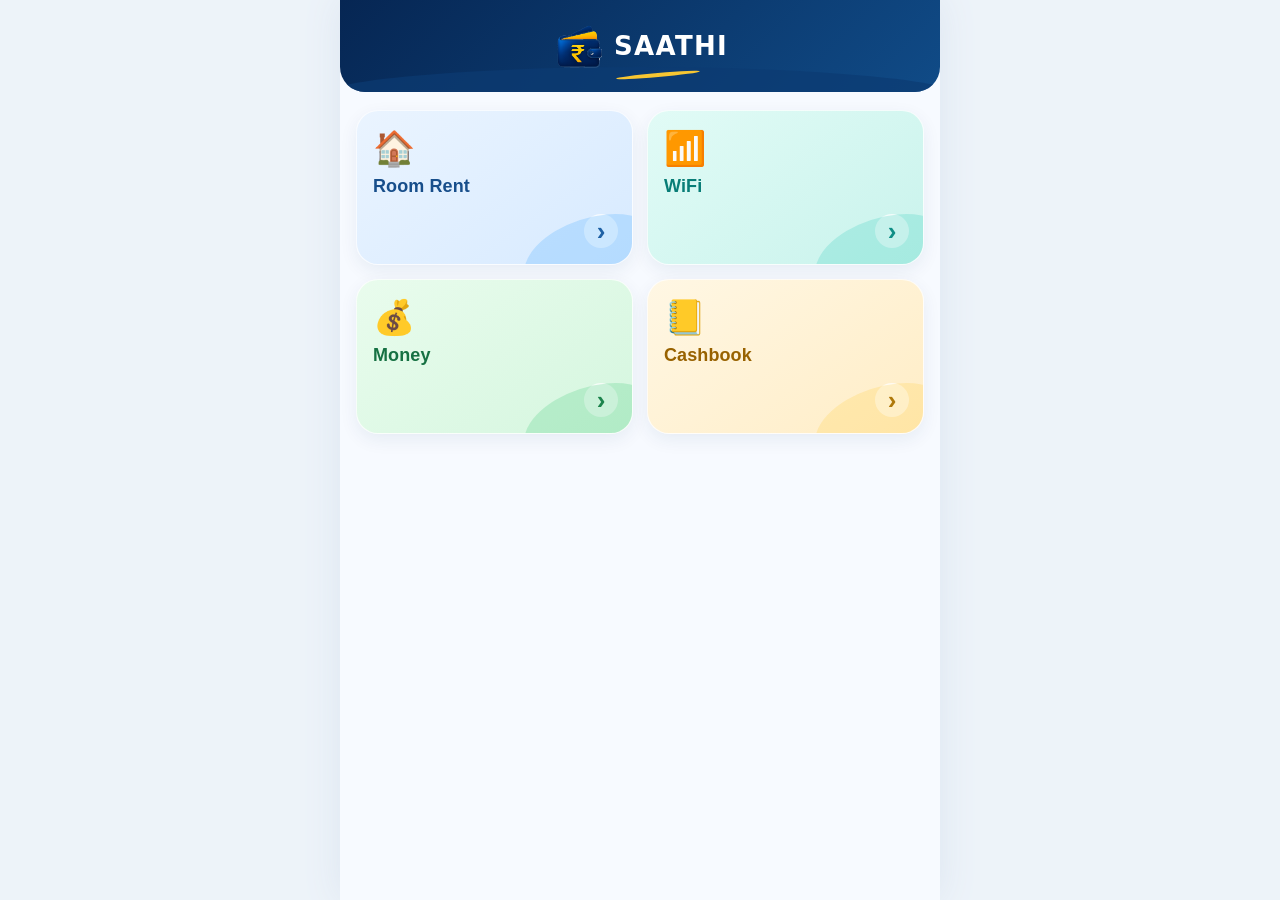
<file: app/src/main/assets/index.html>
<!doctype html><html lang="en"><head><meta charset="utf-8"><meta name="viewport" content="width=device-width,initial-scale=1,viewport-fit=cover"><meta name="theme-color" content="#082b59"><title>SAATHI</title><link rel="manifest" href="manifest.json"><link rel="stylesheet" href="style.css"></head><body><div class="app"><header id="dashboardHeader"><div class="brand"><img src="saathi-wallet-transparent.png" alt=""><b>SAATHI</b></div></header><main id="main"><div id="home"><div class="grid"><button class="module blue" onclick="openMod('rent')"><span>🏠</span><b>Room Rent</b><i>›</i></button><button class="module teal" onclick="openMod('wifi')"><span>📶</span><b>WiFi</b><i>›</i></button><button class="module green" onclick="openMod('money')"><span>💰</span><b>Money</b><i>›</i></button><button class="module gold" onclick="openMod('cash')"><span>📒</span><b>Cashbook</b><i>›</i></button></div></div><div id="module" class="hidden"><div class="bar"><button onclick="home()" aria-label="Back to Dashboard">←</button><span id="moduleIcon" aria-hidden="true"></span><strong id="moduleTitle"></strong></div><iframe id="frame" title="Module"></iframe></div></main></div><script src="app.js"></script></body></html>
</file>
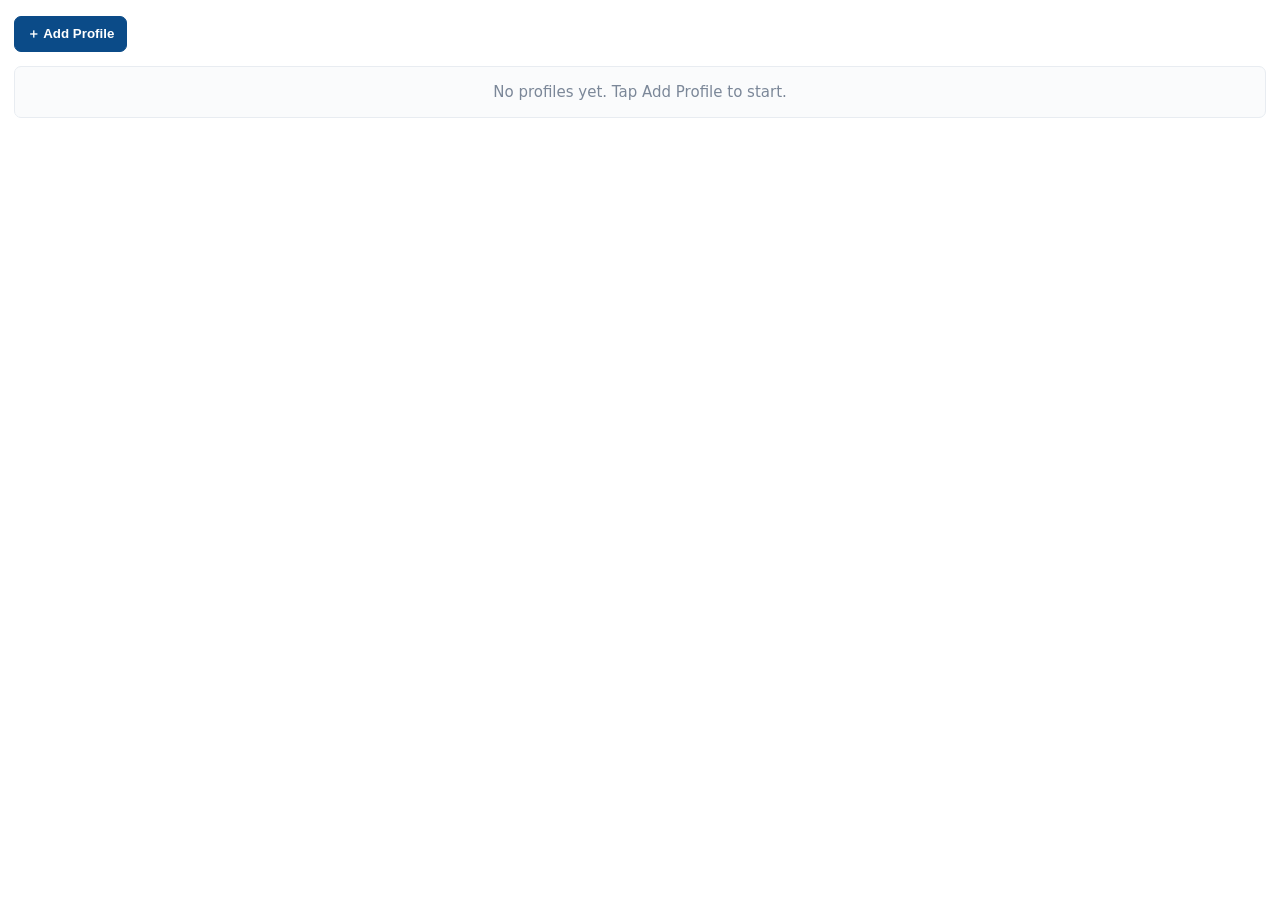
<file: app/src/main/assets/cashbook/index.html>
<!doctype html>
<html lang="en">
<head>
<meta charset="utf-8"><meta name="viewport" content="width=device-width,initial-scale=1">
<title>SAATHI — Cashbook</title>
<link rel="manifest" href="manifest.json"><meta name="theme-color" content="#082d5b">
<link rel="stylesheet" href="styles.css">
<style>.moduleHeader{display:none!important}</style></head>
<body>
<div class="app">
<header class="moduleHeader"><button class="icon" id="menuBtn" aria-label="Menu">☰</button><div class="brand"><b>Cashbook</b></div><button class="icon" aria-label="Notifications">♧</button></header>
<main>
<section id="profilesView">
<div class="heading"><button class="primary" id="addProfileBtn">＋ Add Profile</button></div>
<div id="profiles" class="profile-list"></div>
</section>
<section id="profileView" class="hidden">
<div class="heading"><button class="back" id="backBtn">←</button><h1 id="profileTitle">Profile</h1><button class="small" id="editProfileBtn">Edit</button></div>
<div class="summary-grid">
<div class="summary cashin"><span>CASH IN</span><strong id="cashInTotal">₹0</strong></div>
<div class="summary cashout"><span>CASH OUT</span><strong id="cashOutTotal">₹0</strong></div>
</div>
<div class="balance">TOTAL BALANCE: <b id="balanceTotal">₹0</b></div>
<div class="actions"><button class="cashin-btn" id="cashInBtn">＋ CASH IN</button><button class="cashout-btn" id="cashOutBtn">－ CASH OUT</button></div>
<section class="history-section"><h2>History</h2><div id="historyList"></div></section>
</section>

</main>
</div>
<div class="modal hidden" id="modal">
<div class="dialog"><div class="heading"><h2 id="modalTitle">Add Profile</h2><button class="icon close" id="closeModal">×</button></div><form id="entryForm">
<div id="profileFields"><label>Name</label><input id="profileName" required placeholder="Enter profile name"></div>
<div id="transactionFields" class="hidden">
<label>Title</label><input id="entryTitle" placeholder="Enter title" required>
<label>Amount (₹)</label><input id="entryAmount" type="number" min="0.01" step="0.01" required placeholder="Enter amount">
<label>Payment Mode</label><div class="mode"><label><input type="radio" name="mode" value="Cash" checked> Cash</label><label><input type="radio" name="mode" value="UPI"> UPI</label></div>
<div class="date-time"><div><label>Date</label><input id="entryDate" type="date" required></div><div><label>Time</label><input id="entryTime" type="time" required></div></div>
</div>
<div class="dialog-actions"><button type="button" class="secondary" id="cancelBtn">Cancel</button><button class="primary" id="saveBtn" type="button" onclick="handleSave()">Save</button></div>
</form></div>
</div>
<script src="app.js"></script>
</body></html>
</file>
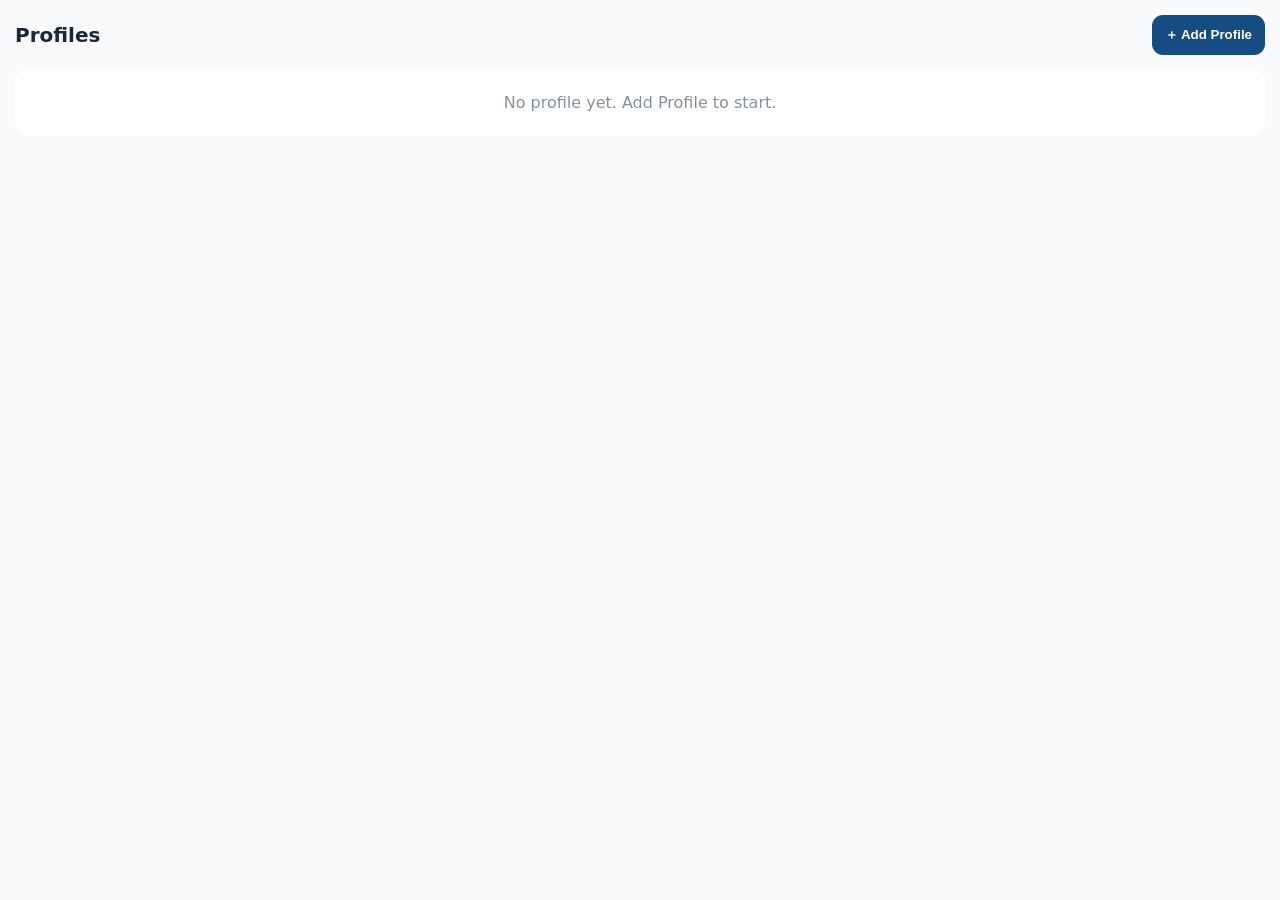
<file: app/src/main/assets/money/index.html>
<!doctype html><html lang="en"><head><meta charset="utf-8"><meta name="viewport" content="width=device-width,initial-scale=1"><title>SAATHI Money</title><link rel="stylesheet" href="style.css"><style>.moduleHeader{display:none!important}</style></head><body><div class="app"><header class="moduleHeader"><button onclick="showProfiles()" aria-label="Back">←</button><b>Money</b></header><main id="root"></main></div><script src="app.js"></script></body></html>
</file>
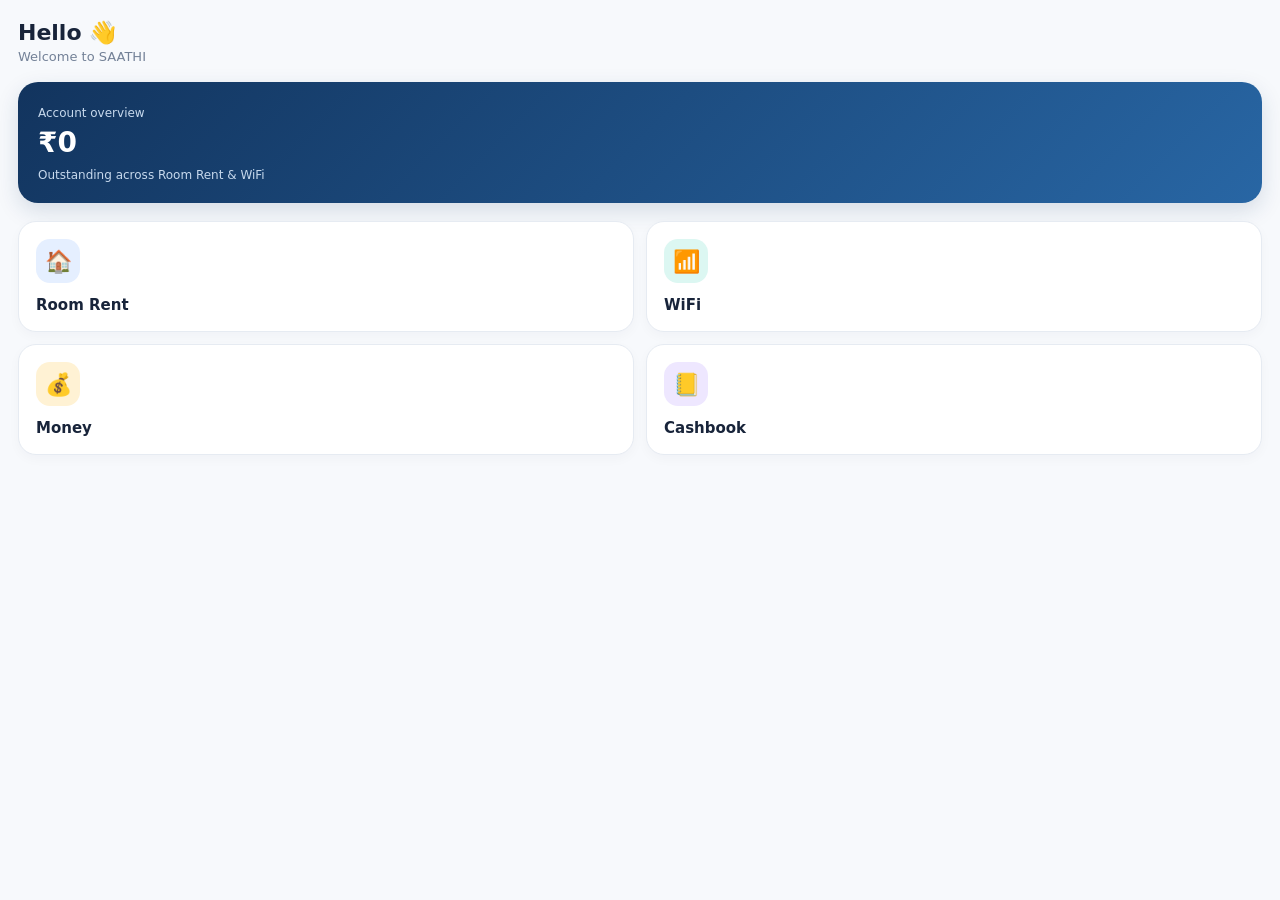
<file: app/src/main/assets/room_wifi/index.html>
<!doctype html><html lang="en"><head><meta charset="utf-8"><meta name="viewport" content="width=device-width,initial-scale=1"><title>SAATHI</title><link rel="stylesheet" href="style.css"><style>.top,.bottom{display:none!important}</style></head><body><div class="app"><header class="top"><div class="brand"><div class="logo">MH</div><div><b>MY HISAB</b><small>Personal Accounts</small></div></div><button class="avatar">V</button></header><main id="view"></main><nav class="bottom"><button data-nav="home" class="active">⌂<small>Home</small></button><button data-nav="rooms">⌂<small>Room Rent</small></button><button data-nav="wifi">◉<small>WiFi</small></button><button data-nav="more">⋯<small>More</small></button></nav></div><script src="app.js"></script></body></html>
</file>
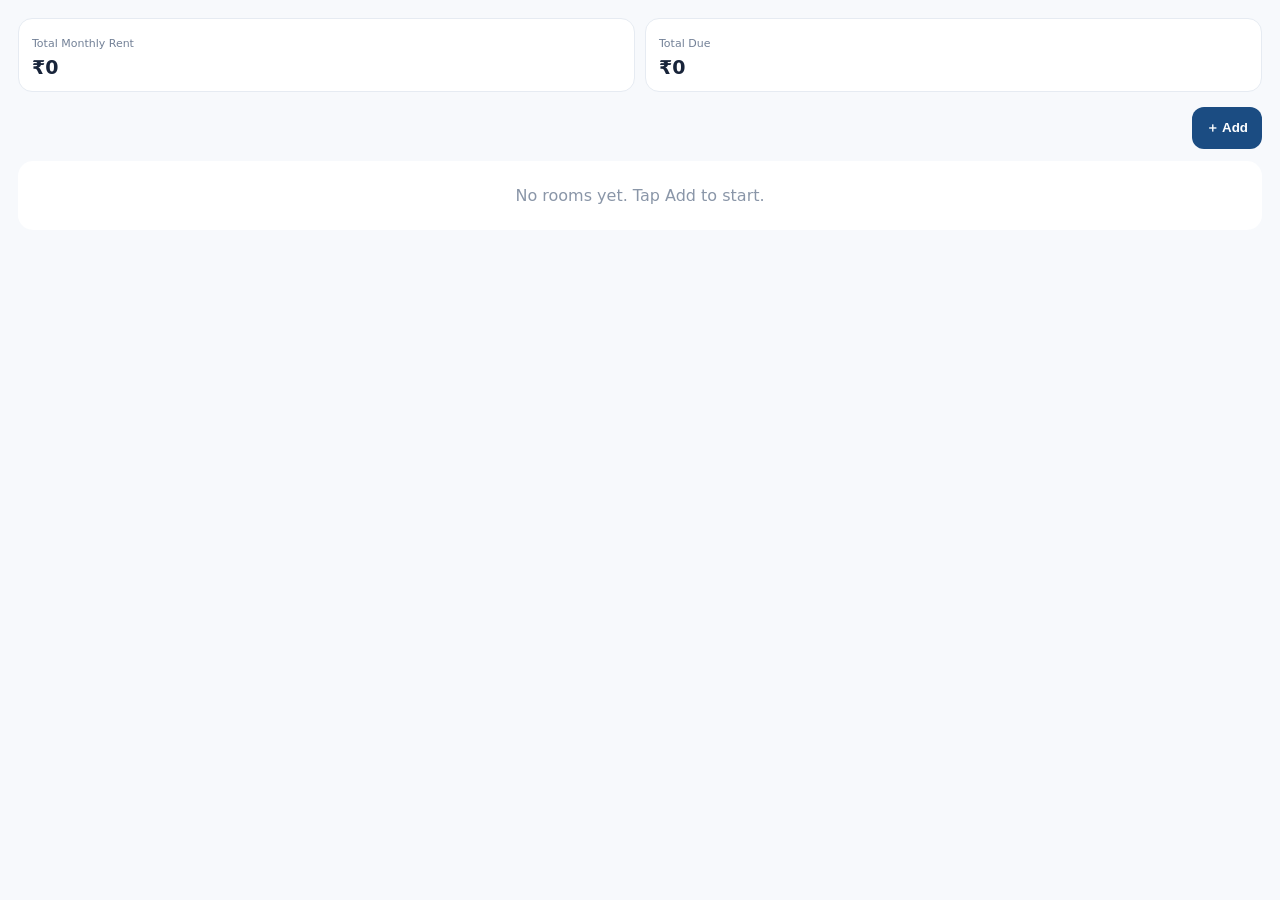
<file: app/src/main/assets/room_wifi/room.html>
<!doctype html><html lang="en"><head><meta charset="utf-8"><meta name="viewport" content="width=device-width,initial-scale=1"><title>SAATHI - Room Rent</title><link rel="stylesheet" href="style.css"><style>.top,.bottom{display:none!important}</style></head><body><div class="app"><header class="top"><div class="brand"><div class="logo">MH</div><div><b>MY HISAB</b><small>Personal Accounts</small></div></div><button class="avatar">V</button></header><main id="view"></main><nav class="bottom"><button data-nav="home" class="active">⌂<small>Home</small></button><button data-nav="rooms">⌂<small>Room Rent</small></button><button data-nav="wifi">◉<small>WiFi</small></button><button data-nav="more">⋯<small>More</small></button></nav></div><script src="app.js"></script></body></html>
</file>
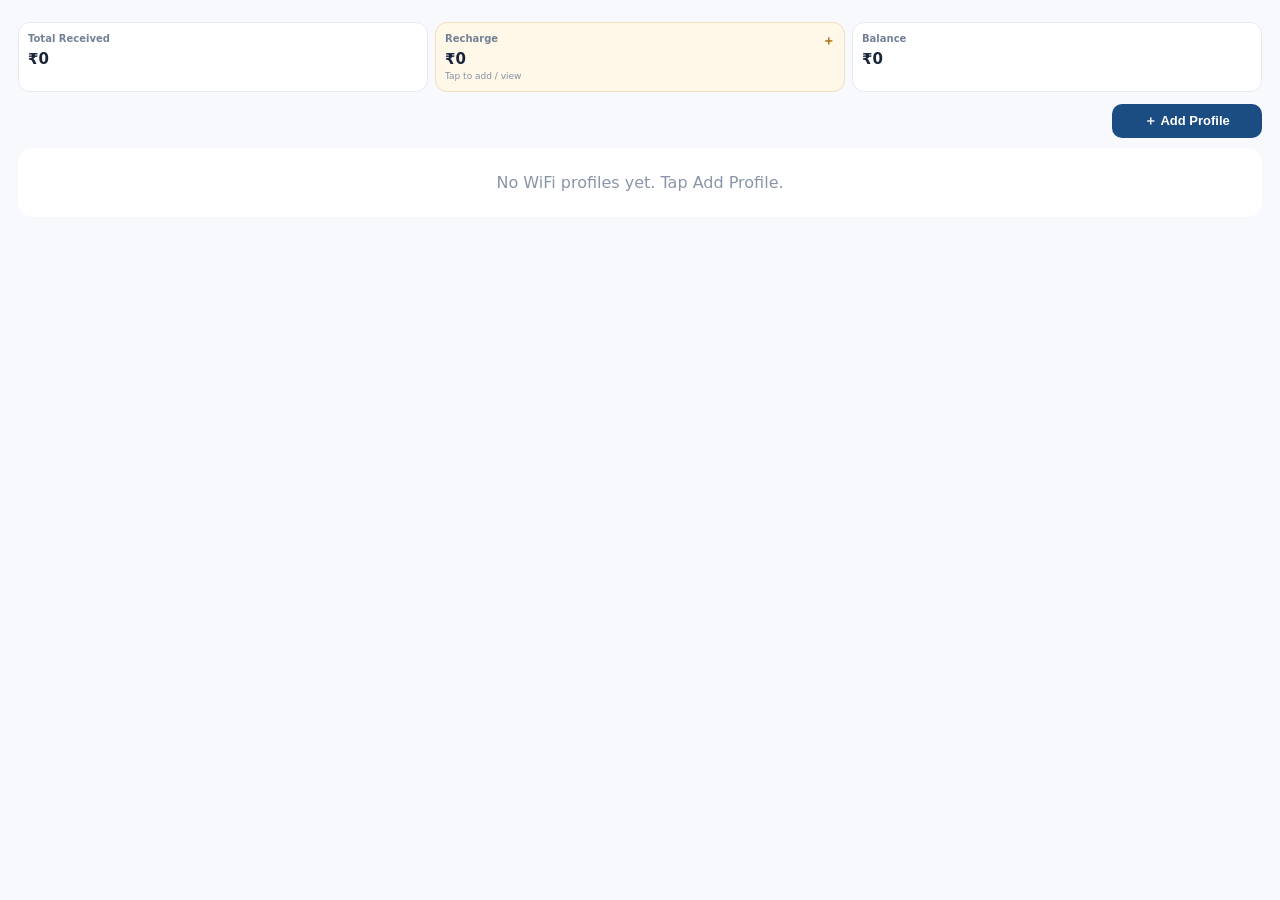
<file: app/src/main/assets/room_wifi/wifi.html>
<!doctype html><html lang="en"><head><meta charset="utf-8"><meta name="viewport" content="width=device-width,initial-scale=1"><title>SAATHI - WiFi</title><link rel="stylesheet" href="style.css"><style>.top,.bottom{display:none!important}</style></head><body><div class="app"><header class="top"><div class="brand"><div class="logo">MH</div><div><b>MY HISAB</b><small>Personal Accounts</small></div></div><button class="avatar">V</button></header><main id="view"></main><nav class="bottom"><button data-nav="home" class="active">⌂<small>Home</small></button><button data-nav="rooms">⌂<small>Room Rent</small></button><button data-nav="wifi">◉<small>WiFi</small></button><button data-nav="more">⋯<small>More</small></button></nav></div><script src="app.js"></script></body></html>
</file>
<file: app/src/main/assets/style.css>
*{box-sizing:border-box}body{margin:0;background:#edf3f9;color:#10264a;font-family:Inter,system-ui,-apple-system,Segoe UI,sans-serif}.app{max-width:600px;margin:auto;min-height:100vh;background:#f7faff;box-shadow:0 0 36px #dce5f0}header{display:flex;align-items:center;justify-content:center;padding:15px 18px;color:#fff;background:linear-gradient(135deg,#062653,#104b87);border-radius:0 0 25px 25px;min-height:92px;position:relative;overflow:hidden}header:before{content:"";position:absolute;inset:auto -30px -40px -30px;height:65px;border-radius:50%;background:#0c3b72;opacity:.7}.brand{display:flex;align-items:center;justify-content:center;gap:10px;position:relative;z-index:1}.brand img{height:48px;width:52px;object-fit:contain}.brand b{font-size:26px;letter-spacing:1.3px;font-weight:850}.brand:after{content:"";position:absolute;width:84px;height:4px;background:#f7c632;border-radius:100%;left:64px;bottom:-7px;transform:rotate(-5deg)}main{padding:18px 16px 24px}#module{margin:0 -16px}#module .bar{display:flex;align-items:center;gap:11px;padding:10px 14px;margin:0 0 8px;background:linear-gradient(135deg,#082b59,#104b87);color:#fff;border-radius:0 0 14px 14px;min-height:58px}#module .bar button{background:#ffffff20;color:#fff;border-radius:10px;border:0;width:40px;height:38px;font-size:22px;padding:0}#module .bar span{font-size:23px;line-height:1}#module .bar strong{font-size:19px;font-weight:800}.grid{display:grid;grid-template-columns:1fr 1fr;gap:14px}.module{position:relative;border:1px solid #ffffffc9;border-radius:22px;padding:18px 16px;text-align:left;min-height:155px;box-shadow:0 6px 18px #12345e12;display:flex;flex-direction:column;gap:8px;cursor:pointer;overflow:hidden;transition:transform .12s,box-shadow .12s}.module:active{transform:scale(.985)}.module:after{content:"";position:absolute;right:-30px;bottom:-32px;width:140px;height:78px;border-radius:100%;opacity:.22;transform:rotate(-18deg)}.module span{font-size:34px;line-height:1.15}.module b{font-size:18px;font-weight:800;letter-spacing:.1px}.module i{position:absolute;right:14px;bottom:16px;width:34px;height:34px;border-radius:50%;display:grid;place-items:center;background:#ffffffbd;font-style:normal;font-size:26px;font-weight:700}.blue{background:linear-gradient(145deg,#eaf4ff,#d7eaff);color:#174e8b}.blue:after{background:#37a5ff}.teal{background:linear-gradient(145deg,#e1fbf6,#c9f3ec);color:#087d77}.teal:after{background:#24c9b6}.green{background:linear-gradient(145deg,#e9fced,#d5f6df);color:#167143}.green:after{background:#35c46c}.gold{background:linear-gradient(145deg,#fff7e4,#ffedc6);color:#986200}.gold:after{background:#ffc632}.hidden{display:none!important}.bar{display:flex;align-items:center;gap:10px;margin-bottom:12px}.bar button{border:0;border-radius:11px;background:#e7eef7;padding:8px 12px;font-size:20px;font-weight:700;color:#17436e;width:40px;height:38px}.bar strong{font-size:18px;font-weight:800}iframe{display:block;width:100%;height:calc(100vh - 65px);min-height:580px;border:0;background:transparent}@media(max-width:360px){main{padding:14px 12px}.grid{gap:10px}.module{padding:15px 13px;min-height:140px;border-radius:18px}.module b{font-size:16px}.brand b{font-size:23px}.brand img{width:44px;height:42px}}

/* Professional typography hierarchy */
.brand b{font-weight:850}.module b{font-weight:700}.module i{font-weight:600}#module .bar strong{font-weight:750}.bar strong{font-weight:700}
</file>
<file: app/src/main/assets/cashbook/styles.css>
*{box-sizing:border-box}body{margin:0;background:#f3f5f8;color:#172033;font:15px system-ui,-apple-system,Segoe UI,Roboto,sans-serif}.app{max-width:none;width:100%;margin:auto;min-height:100vh;background:#fff}header{height:64px;background:#0b315c;color:white;display:flex;align-items:center;justify-content:space-between;padding:0 14px}.icon{border:0;background:transparent;color:inherit;font-size:23px;cursor:pointer}.brand{font-size:19px;text-align:center;letter-spacing:0}.brand small{display:block;font-size:12px;font-weight:600}main{padding:16px 14px 26px}.heading{display:flex;align-items:center;gap:9px;justify-content:space-between;margin-bottom:14px}.heading h1{font-size:20px;margin:0;flex:1}.primary,.small,.back{border:1px solid #d9e1eb;border-radius:7px;padding:8px 12px;font-weight:700;cursor:pointer}.primary{background:#0b4b88;color:white;border-color:#0b4b88}.small{background:#f1f4f8;color:#173c66}.back{background:#f1f4f8;color:#173c66;font-size:20px;padding:5px 11px}.profile-list{display:grid;gap:7px}.profile-item{padding:12px;border:1px solid #e0e5eb;border-radius:8px;background:#fff;display:flex;align-items:center;justify-content:space-between;font-weight:700;cursor:pointer;box-shadow:none}.profile-item:active{background:#f5f7fa}.summary-grid{display:grid;grid-template-columns:1fr 1fr;gap:8px}.summary{border-radius:7px;padding:10px 11px;border:1px solid #e0e5eb;background:#fafbfc;font-weight:700}.summary span{display:block;font-size:12px;color:#657084}.summary strong{font-size:20px;display:block;margin-top:4px;color:#172033}.cashin,.cashout{color:#172033;background:#fafbfc;border-color:#e0e5eb}.balance{background:#fff;color:#172033;border:1px solid #dce2e9;border-radius:7px;margin:10px 0;padding:11px;text-align:center;font-weight:750;font-size:16px}.actions{display:grid;grid-template-columns:1fr 1fr;gap:8px}.actions button{border:1px solid;border-radius:7px;padding:11px 8px;font-size:14px;font-weight:750;cursor:pointer}.cashin-btn{background:#f1f8f3;color:#16733a;border-color:#c9e4d1}.cashout-btn{background:#fff3f3;color:#b42323;border-color:#f0cece}.history-section{margin-top:17px}.history-section h2{font-size:16px;margin:0 0 8px;font-weight:700;color:#172033}.history-section #historyList{display:grid;gap:0}.transaction{box-shadow:none;padding:10px 2px;border-radius:0;border:0;border-bottom:1px solid #e5e9ef;margin:0;display:grid;grid-template-columns:1fr auto;gap:3px;background:#fff}.transaction.in,.transaction.out{background:#fff;border-color:#e5e9ef}.transaction .title{font-weight:650}.transaction .amount{font-weight:750;font-size:16px}.transaction.in .amount{color:#16733a}.transaction.out .amount{color:#b42323}.meta{font-size:12px;color:#6b7585;grid-column:1/-1}.txn-actions{grid-column:1/-1;display:flex;justify-content:flex-end;gap:5px;margin-top:3px}.txn-actions button{border:1px solid #e0e5eb;border-radius:5px;padding:5px 9px;background:#f6f7f9;color:#364152;font-weight:650}.empty{padding:16px;text-align:center;color:#7b8798;background:#fafbfc;border:1px solid #e8ecf1;border-radius:7px}.hidden{display:none!important}.modal{position:fixed;inset:0;background:#0005;display:flex;align-items:center;justify-content:center;padding:16px}.dialog{width:min(100%,460px);background:white;border:1px solid #e2e6ec;border-radius:12px;padding:18px;box-shadow:0 12px 32px #0002}.dialog h2{font-size:18px;margin:0}.dialog label{display:block;font-size:13px;font-weight:700;margin:11px 0 5px}.dialog input:not([type=radio]){width:100%;padding:10px;border:1px solid #ccd5df;border-radius:7px;font:inherit}.mode{display:flex;gap:18px;padding:8px 0}.mode label{margin:0;display:flex;gap:6px;align-items:center}.date-time{display:grid;grid-template-columns:1fr 1fr;gap:10px}.dialog-actions{display:flex;justify-content:flex-end;gap:8px;margin-top:16px}.secondary{border:1px solid #d9e1eb;border-radius:7px;padding:9px 12px;background:#f1f4f8;font-weight:700}.close{color:#24364c}


/* Professional typography hierarchy */
.brand{font-weight:750}.heading h1,.history-section h2{font-weight:700}.primary,.small,.back,.actions button,.secondary{font-weight:650}.profile-item{font-weight:650}.summary{font-weight:600}.summary strong,.balance{font-weight:750}.transaction .title{font-weight:650}.transaction .amount{font-weight:750}.dialog label{font-weight:600}

/* Attractive Cashbook profile cards */
.profile-list{gap:10px}.profile-item{padding:14px 15px;border:1px solid #dce7f3;border-radius:12px;background:linear-gradient(135deg,#fff 0%,#f7faff 100%);box-shadow:0 3px 10px rgba(11,49,92,.05);min-height:54px;color:#183d67}.profile-name{display:flex;align-items:center;gap:10px;font-size:15px;font-weight:650;letter-spacing:.1px}.profile-mark{width:30px;height:30px;display:grid;place-items:center;border-radius:9px;background:#e7f0fb;color:#164e85;font-size:16px}.profile-arrow{font-size:22px;color:#4d78a1;font-weight:500}
</file>
<file: app/src/main/assets/money/style.css>
*{box-sizing:border-box}body{margin:0;background:#f2f5fa;color:#19263b;font-family:system-ui,-apple-system,Segoe UI,sans-serif}.app{max-width:none;width:100%;margin:auto;min-height:100vh;background:#f8fafc}header{background:#12345e;color:white;padding:15px;display:flex;justify-content:space-between;align-items:center}header button{border:0;border-radius:9px;background:#ffffff22;color:white;padding:9px;font-weight:700}main{padding:15px}.heading{display:flex;align-items:center;justify-content:space-between;margin-bottom:14px}.heading h2{margin:0;font-size:20px}.btn{border:0;border-radius:11px;padding:11px 13px;font-weight:800;background:#174c83;color:white}.list{display:grid;gap:9px}.item,.panel{background:white;border:1px solid #e4eaf1;border-radius:14px;padding:14px}.item{display:flex;justify-content:space-between;align-items:center;font-weight:800;cursor:pointer}.muted{font-size:12px;color:#778398;font-weight:500}.summary{display:grid;grid-template-columns:1fr 1fr;gap:9px}.summary .panel strong{display:block;font-size:19px;margin-top:6px}.label{font-size:11px;color:#748196}.interest{background:#f0e9ff;color:#6943b4}.green{background:#e1f5e7;color:#176534}.red{background:#fde3e3;color:#922b2b}.blue{background:#e4efff;color:#205b9b}.actions{display:grid;grid-template-columns:1fr 1fr;gap:9px;margin:12px 0}.actions button{border:0;border-radius:12px;padding:12px;font-weight:800}.form{background:white;border:1px solid #e4eaf1;border-radius:15px;padding:15px}.form label{display:block;font-size:12px;font-weight:700;color:#6f7d91;margin:12px 0 5px}.form input,.form select{width:100%;padding:12px;border:1px solid #dce4ed;border-radius:10px;font:inherit}.form button{width:100%;margin-top:14px}.row{display:flex;gap:8px}.row>*{flex:1}.history{margin-top:15px}.tx{padding:12px;border-radius:12px;margin:8px 0;background:#f4f7fb}.tx.in{background:#e1f5e7}.tx.out{background:#fde3e3}.tx small{color:#6e7b8e}.empty{text-align:center;color:#8490a2;padding:24px;background:white;border-radius:14px}


/* Professional typography hierarchy */
header button{font-weight:600}.heading h2{font-weight:700}.btn{font-weight:700}.item{font-weight:650}.summary .panel strong{font-weight:750}.form label{font-weight:600}.actions button{font-weight:650}

/* Profile list: name only, no phone number */
.item{padding:15px 16px;border-radius:14px;background:linear-gradient(135deg,#fff,#f8fbff);border:1px solid #dbe6f3;box-shadow:0 2px 8px rgba(18,52,94,.04);font-weight:650;color:#173b66}.profile-name{font-size:16px;letter-spacing:.1px}.profile-arrow{font-size:22px;color:#4778a9;font-weight:500}
</file>
<file: app/src/main/assets/room_wifi/style.css>
*{box-sizing:border-box}body{margin:0;background:#edf2f7;font-family:Inter,system-ui,-apple-system,Segoe UI,sans-serif;color:#18243a}.app{max-width:none;width:100%;min-height:100vh;margin:auto;background:#f7f9fc;box-shadow:0 0 40px #dce3ec;position:relative;padding-bottom:0}.top{background:linear-gradient(135deg,#102a54,#194a85);color:white;padding:22px 20px 18px;display:flex;align-items:center;justify-content:space-between;border-radius:0 0 24px 24px}.brand{display:flex;align-items:center;gap:11px}.logo{width:42px;height:42px;border-radius:13px;background:#f4c542;color:#142b50;font-weight:900;display:grid;place-items:center}.brand b{letter-spacing:1.5px;font-size:18px}.brand small{display:block;color:#c6d8ef;font-size:11px;margin-top:2px}.avatar{border:1px solid #ffffff44;background:#ffffff18;color:#fff;border-radius:50%;width:36px;height:36px;font-weight:bold}main{padding:18px}.greet{margin:2px 0 18px}.greet h1{font-size:22px;margin:0 0 4px}.greet p{margin:0;color:#738197;font-size:13px}.hero{background:linear-gradient(135deg,#12345e,#2866a4);border-radius:20px;color:white;padding:20px;margin-bottom:18px;box-shadow:0 8px 22px #12345e25}.hero .muted{color:#c7d9ed;font-size:12px}.hero .total{font-size:28px;font-weight:800;margin:5px 0}.cards{display:grid;grid-template-columns:1fr 1fr;gap:12px}.card{background:white;border:1px solid #e6ebf2;border-radius:18px;padding:17px;box-shadow:0 4px 12px #132b4c08;cursor:pointer;transition:.15s}.card:active{transform:scale(.98)}.ico{width:44px;height:44px;border-radius:14px;display:grid;place-items:center;font-size:22px;margin-bottom:13px}.blue{background:#e5efff;color:#2464b1}.teal{background:#dcf7f2;color:#0d8a7c}.gold{background:#fff2d4;color:#a66b00}.violet{background:#eee7ff;color:#6947b7}.card h3{margin:0;font-size:15px}.card p{font-size:12px;color:#8a96a8;margin:5px 0 0}.sectionhead{display:flex;align-items:center;justify-content:space-between;margin:4px 0 15px}.sectionhead h2{margin:0;font-size:20px}.back{border:0;background:#e9eef5;color:#24456c;border-radius:10px;padding:8px 12px;font-weight:700}.summary{display:grid;grid-template-columns:1fr 1fr;gap:10px;margin-bottom:15px}.sum{background:white;border:1px solid #e6ebf2;border-radius:14px;padding:13px}.sum label{font-size:11px;color:#738197}.sum strong{display:block;font-size:19px;margin-top:5px}.toolbar{display:flex;gap:9px;margin-bottom:12px}.search{flex:1;min-width:0;border:1px solid #e1e7ef;background:white;border-radius:12px;padding:12px}.primary{background:#1b4c82;color:white;border:0;border-radius:12px;padding:12px 14px;font-weight:800;white-space:nowrap}.list{display:flex;flex-direction:column;gap:9px}.item{padding:14px;border-radius:13px;font-weight:800;display:flex;justify-content:space-between;align-items:center;cursor:pointer;border:1px solid #ffffff80}.item small{display:block;font-size:11px;font-weight:600;margin-top:4px;opacity:.8}.paid{background:#dcf5e3;color:#145c30}.partial{background:#fff1c9;color:#785600}.due{background:#f9dddd;color:#8a2424}.vacant{background:#e8edf2;color:#596579}.orange{background:#ffead7;color:#934d12}.permanent{background:#dceaff;color:#164f93}.form{background:white;border:1px solid #e5ebf2;border-radius:18px;padding:16px}.form label{display:block;font-size:12px;color:#718097;font-weight:700;margin:12px 0 6px}.form input,.form select{width:100%;padding:12px;border:1px solid #dce4ed;border-radius:11px;font:inherit;background:white}.form button{width:100%;margin-top:16px}.profile{background:white;border:1px solid #e5ebf2;border-radius:18px;padding:16px}.profile h2{margin:0 0 5px}.profile .meta{color:#758297;font-size:13px}.stats{display:grid;grid-template-columns:1fr 1fr;gap:9px;margin:14px 0}.stat{background:#f5f8fb;border-radius:12px;padding:12px}.stat small{color:#728098}.stat b{display:block;margin-top:5px;font-size:18px}.actions{display:grid;grid-template-columns:1fr 1fr;gap:9px;margin:12px 0}.actions button{border:1px solid #e2e8f0;background:#fff;border-radius:12px;padding:12px;font-weight:700;color:#25496f}.subhead{margin:18px 0 9px;font-weight:800}.device,.history{background:#f5f8fb;border-radius:12px;padding:12px;margin:8px 0;font-size:13px}.device strong,.history strong{display:block}.empty{text-align:center;color:#8a96a8;background:white;padding:25px;border-radius:15px}.bottom{position:fixed;bottom:0;left:50%;transform:translateX(-50%);width:min(480px,100%);background:#fff;border-top:1px solid #e7ebf1;display:flex;justify-content:space-around;padding:9px 4px 8px;z-index:5}.bottom button{border:0;background:none;color:#8a96a8;font-size:18px;display:flex;flex-direction:column;align-items:center;gap:3px}.bottom button.active{color:#1c4f86}.bottom small{font-size:10px;font-weight:700}.row{display:flex;gap:8px}.row>*{flex:1}button{cursor:pointer} .notice{font-size:12px;color:#7a879a;margin:8px 0}
.modal-backdrop{position:fixed;inset:0;background:rgba(10,20,40,.55);display:flex;align-items:center;justify-content:center;padding:18px;z-index:999}.modal-card{width:min(100%,420px);background:#fff;border-radius:18px;padding:22px;box-shadow:0 18px 50px rgba(0,0,0,.22)}.modal-card h3{margin:0 0 18px;color:#102b4e}.modal-card label{display:block;font-weight:700;margin:12px 0 6px}.modal-card input,.modal-card select{width:100%;padding:13px;border:1px solid #ccd6e3;border-radius:10px;font-size:16px;box-sizing:border-box;background:#fff}.modal-actions{display:flex;gap:10px;justify-content:flex-end;margin-top:18px}.modal-actions button{padding:11px 16px;border-radius:10px;border:0;font-weight:700}
.modal-backdrop{position:fixed;inset:0;background:rgba(10,20,40,.55);display:flex;align-items:center;justify-content:center;padding:18px;z-index:999}.modal-card{width:min(100%,420px);background:#fff;border-radius:18px;padding:22px;box-shadow:0 18px 50px rgba(0,0,0,.22)}.modal-card h3{margin:0 0 18px;color:#102b4e}.modal-card label{display:block;font-weight:700;margin:12px 0 6px}.modal-card input,.modal-card select{width:100%;padding:13px;border:1px solid #ccd6e3;border-radius:10px;font-size:16px;box-sizing:border-box;background:#fff}.modal-actions{display:flex;gap:10px;justify-content:flex-end;margin-top:18px}.modal-actions button{padding:11px 16px;border-radius:10px;border:0;font-weight:700}
.moneyname{background:#fff;color:#142c4d;border:1px solid #e3eaf2;padding:17px 16px;border-radius:14px;min-height:58px;font-size:16px}.moneyname strong{font-weight:850}.entryactions{display:flex;gap:8px;margin-top:8px}.entryactions button{border:1px solid #dce4ed;background:#fff;border-radius:8px;padding:6px 10px;color:#24456c;font-weight:700}
/* Compact WiFi dashboard */
.wifi-summary{display:grid;grid-template-columns:repeat(3,minmax(0,1fr));gap:7px;margin:4px 0 12px}.wifi-sum{background:#fff;border:1px solid #e6ebf2;border-radius:12px;padding:10px 9px;min-width:0}.wifi-sum label{font-size:10px;line-height:1.2;color:#738197;display:block;font-weight:700}.wifi-sum strong{display:block;font-size:15px;margin-top:5px;white-space:nowrap;overflow:hidden;text-overflow:ellipsis}.wifi-sum small{font-size:9px;color:#8290a4;display:block;margin-top:3px}.wifi-sum.recharge{cursor:pointer;background:#fff8e9;border-color:#f1dfb9}.wifi-sum.recharge label span{float:right;color:#a66b00;font-size:13px}.wifi-sum.balance.positive{background:#e5f6eb;border-color:#c4e8d0;color:#17633b}.wifi-sum.balance.negative{background:#fde8e8;border-color:#f4caca;color:#9b2828}.wifi-toolbar{display:flex;justify-content:flex-end;margin:0 0 10px}.compact-add{padding:8px 12px;border-radius:10px;font-size:13px}.wifi-summary+.wifi-toolbar+.list{gap:7px}.wifi-summary+.wifi-toolbar+.list .item{padding:11px 12px;border-radius:12px}.wifi-summary+.wifi-toolbar+.list .item small{font-size:10px;margin-top:3px}

.compact-add{padding-left:24px;padding-right:24px;min-width:150px}
.room-toolbar{justify-content:flex-end}

/* Professional typography hierarchy */
.brand b{font-weight:750}.sectionhead h2,.profile h2,.subhead{font-weight:700}.sum strong,.wifi-sum strong{font-weight:750}.primary,.back,.compact-add{font-weight:700}.item{font-weight:650}.item small{font-weight:500}.form label,.modal-card label{font-weight:600}.actions button{font-weight:650}.moneyname strong{font-weight:700}.entryactions button{font-weight:600}
</file>
